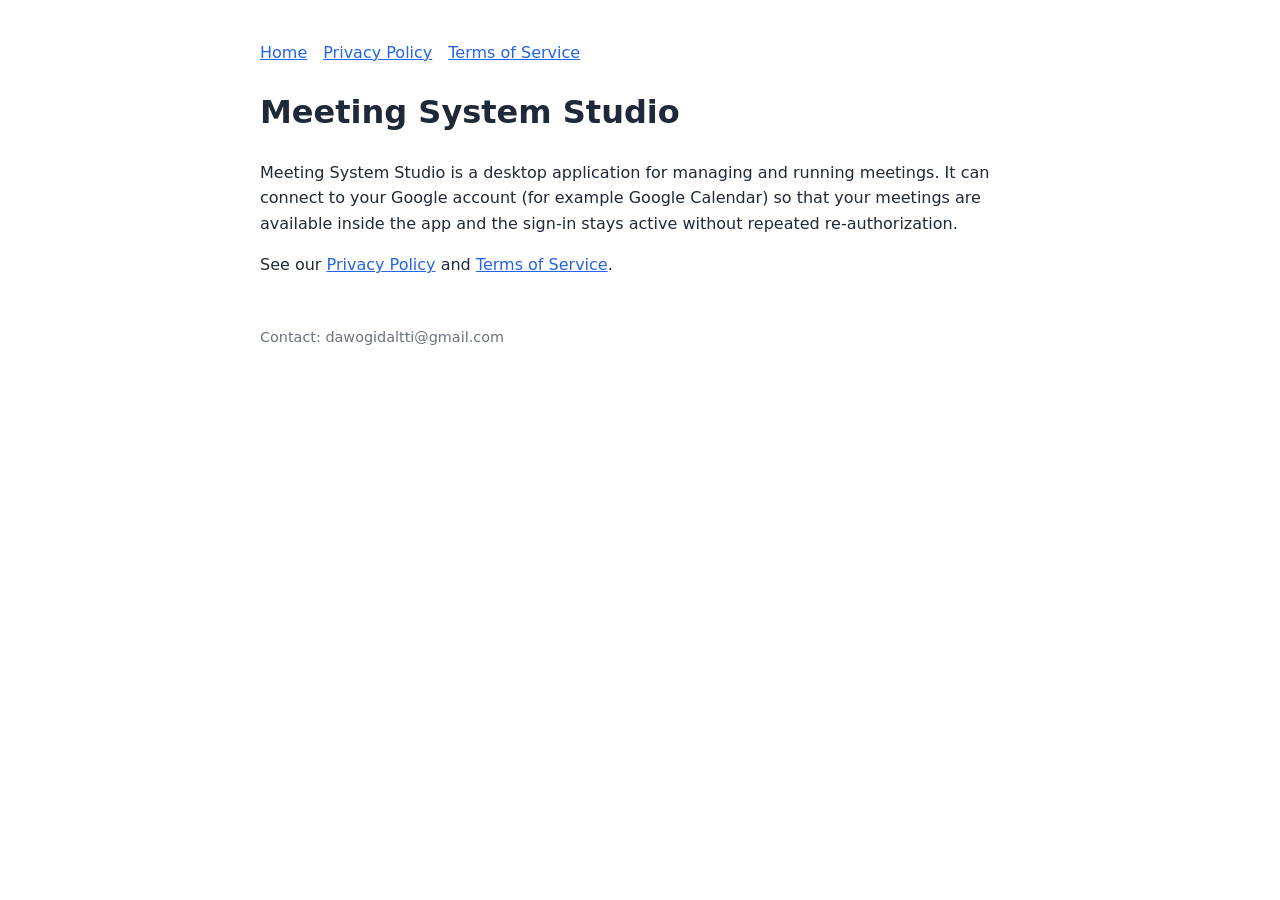
<file: index.html>
﻿<!doctype html><html lang="en"><head><meta charset="utf-8"><meta name="viewport" content="width=device-width,initial-scale=1"><title>Home - Meeting System Studio</title><link rel="stylesheet" href="style.css"></head><body>
<nav><a href="index.html">Home</a><a href="privacy.html">Privacy Policy</a><a href="terms.html">Terms of Service</a></nav>
<h1>Meeting System Studio</h1>
<p>Meeting System Studio is a desktop application for managing and running meetings. It can connect to your Google account (for example Google Calendar) so that your meetings are available inside the app and the sign-in stays active without repeated re-authorization.</p>
<p>See our <a href="privacy.html">Privacy Policy</a> and <a href="terms.html">Terms of Service</a>.</p>
<footer>Contact: dawogidaltti@gmail.com</footer></body></html>
</file>
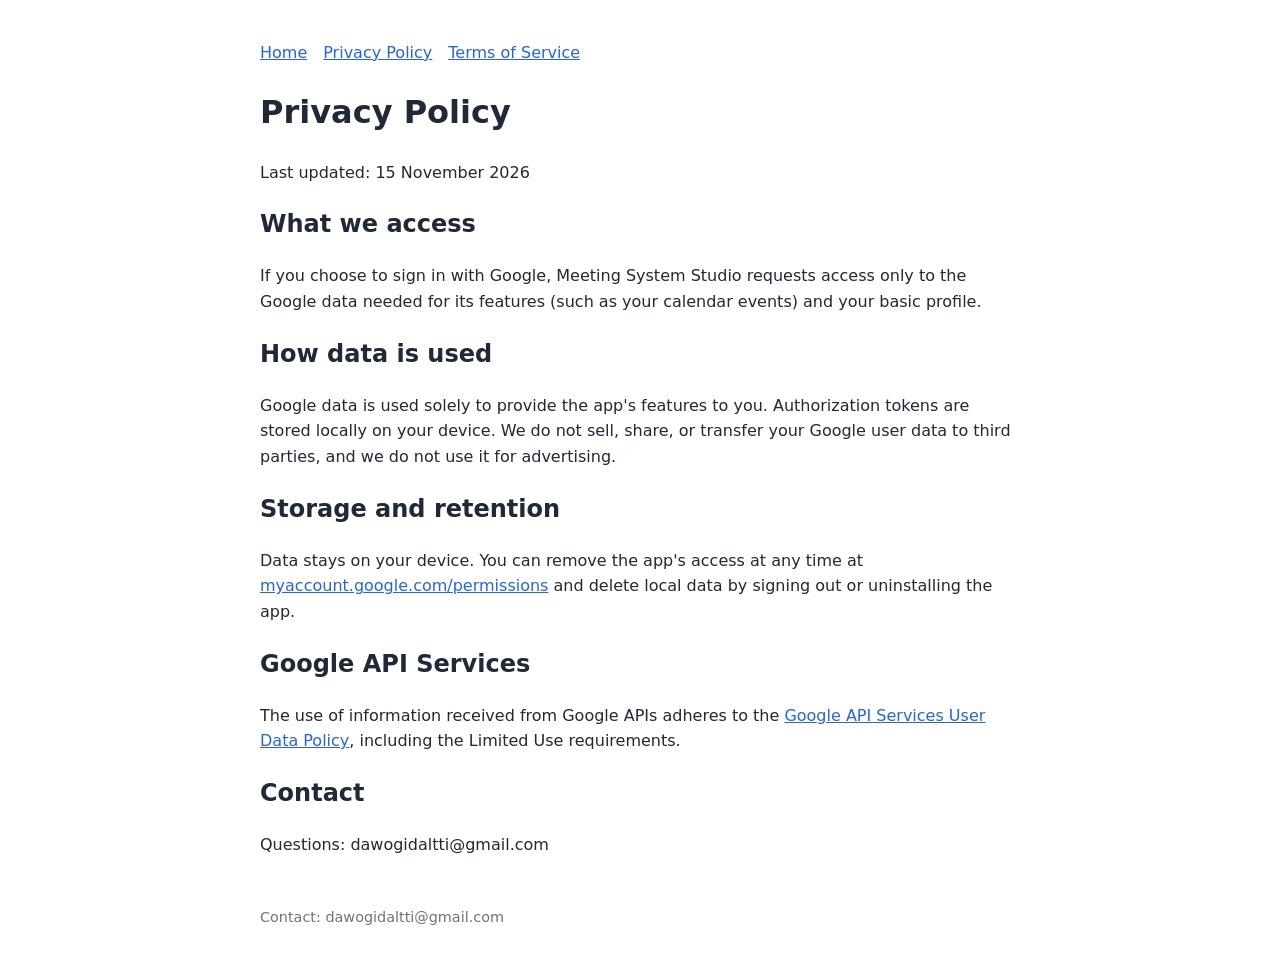
<file: privacy.html>
﻿<!doctype html><html lang="en"><head><meta charset="utf-8"><meta name="viewport" content="width=device-width,initial-scale=1"><title>Privacy Policy - Meeting System Studio</title><link rel="stylesheet" href="style.css"></head><body>
<nav><a href="index.html">Home</a><a href="privacy.html">Privacy Policy</a><a href="terms.html">Terms of Service</a></nav>
<h1>Privacy Policy</h1><p>Last updated: 15 November 2026</p>
<h2>What we access</h2><p>If you choose to sign in with Google, Meeting System Studio requests access only to the Google data needed for its features (such as your calendar events) and your basic profile.</p>
<h2>How data is used</h2><p>Google data is used solely to provide the app's features to you. Authorization tokens are stored locally on your device. We do not sell, share, or transfer your Google user data to third parties, and we do not use it for advertising.</p>
<h2>Storage and retention</h2><p>Data stays on your device. You can remove the app's access at any time at <a href="https://myaccount.google.com/permissions">myaccount.google.com/permissions</a> and delete local data by signing out or uninstalling the app.</p>
<h2>Google API Services</h2><p>The use of information received from Google APIs adheres to the <a href="https://developers.google.com/terms/api-services-user-data-policy">Google API Services User Data Policy</a>, including the Limited Use requirements.</p>
<h2>Contact</h2><p>Questions: dawogidaltti@gmail.com</p>
<footer>Contact: dawogidaltti@gmail.com</footer></body></html>
</file>
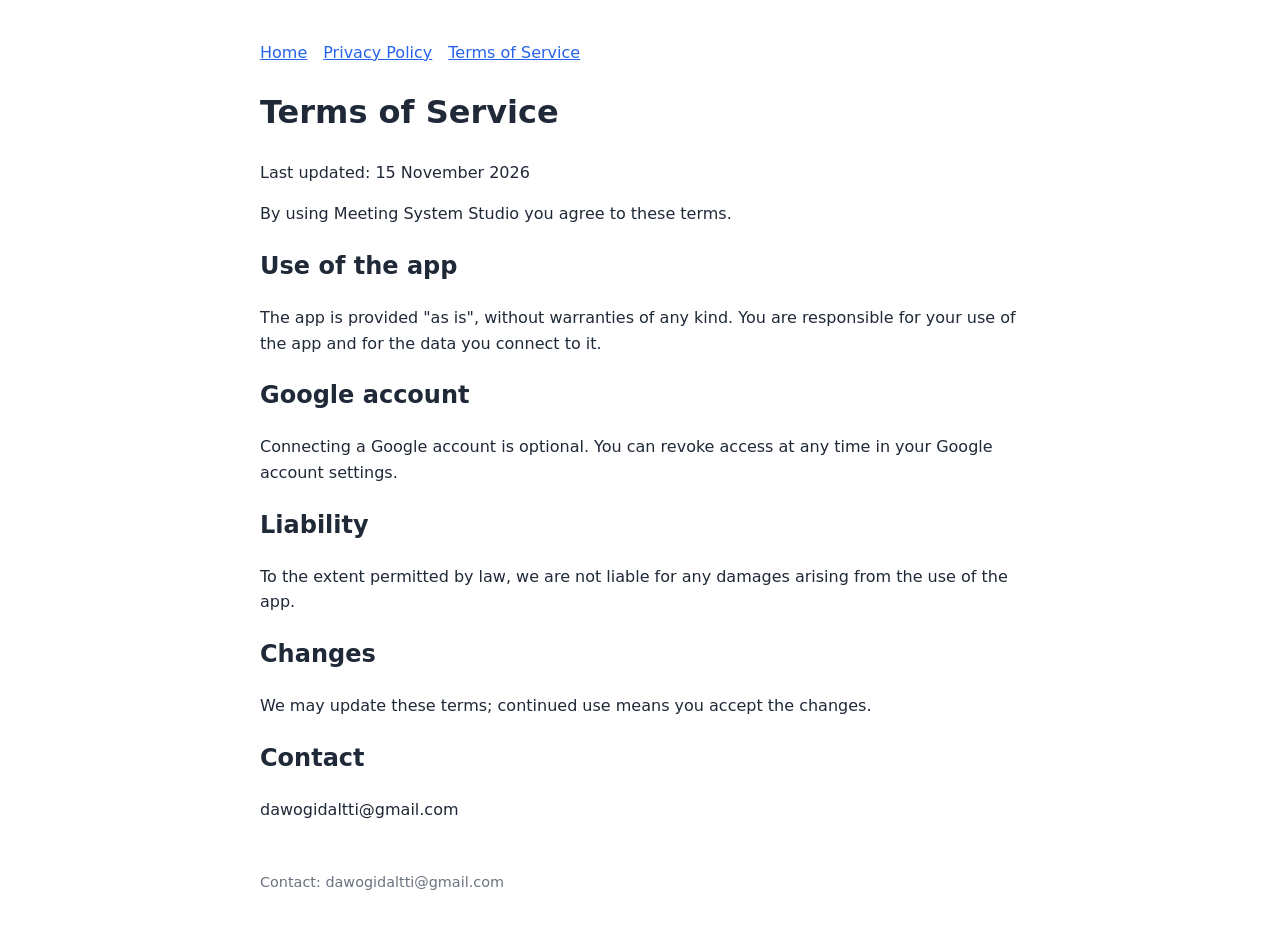
<file: terms.html>
﻿<!doctype html><html lang="en"><head><meta charset="utf-8"><meta name="viewport" content="width=device-width,initial-scale=1"><title>Terms of Service - Meeting System Studio</title><link rel="stylesheet" href="style.css"></head><body>
<nav><a href="index.html">Home</a><a href="privacy.html">Privacy Policy</a><a href="terms.html">Terms of Service</a></nav>
<h1>Terms of Service</h1><p>Last updated: 15 November 2026</p>
<p>By using Meeting System Studio you agree to these terms.</p>
<h2>Use of the app</h2><p>The app is provided "as is", without warranties of any kind. You are responsible for your use of the app and for the data you connect to it.</p>
<h2>Google account</h2><p>Connecting a Google account is optional. You can revoke access at any time in your Google account settings.</p>
<h2>Liability</h2><p>To the extent permitted by law, we are not liable for any damages arising from the use of the app.</p>
<h2>Changes</h2><p>We may update these terms; continued use means you accept the changes.</p>
<h2>Contact</h2><p>dawogidaltti@gmail.com</p>
<footer>Contact: dawogidaltti@gmail.com</footer></body></html>
</file>
<file: style.css>
﻿body{font-family:system-ui,Segoe UI,Arial,sans-serif;max-width:760px;margin:40px auto;padding:0 16px;line-height:1.6;color:#1f2937}
a{color:#2563eb}nav a{margin-right:16px}footer{margin-top:48px;color:#6b7280;font-size:.9em}
</file>
